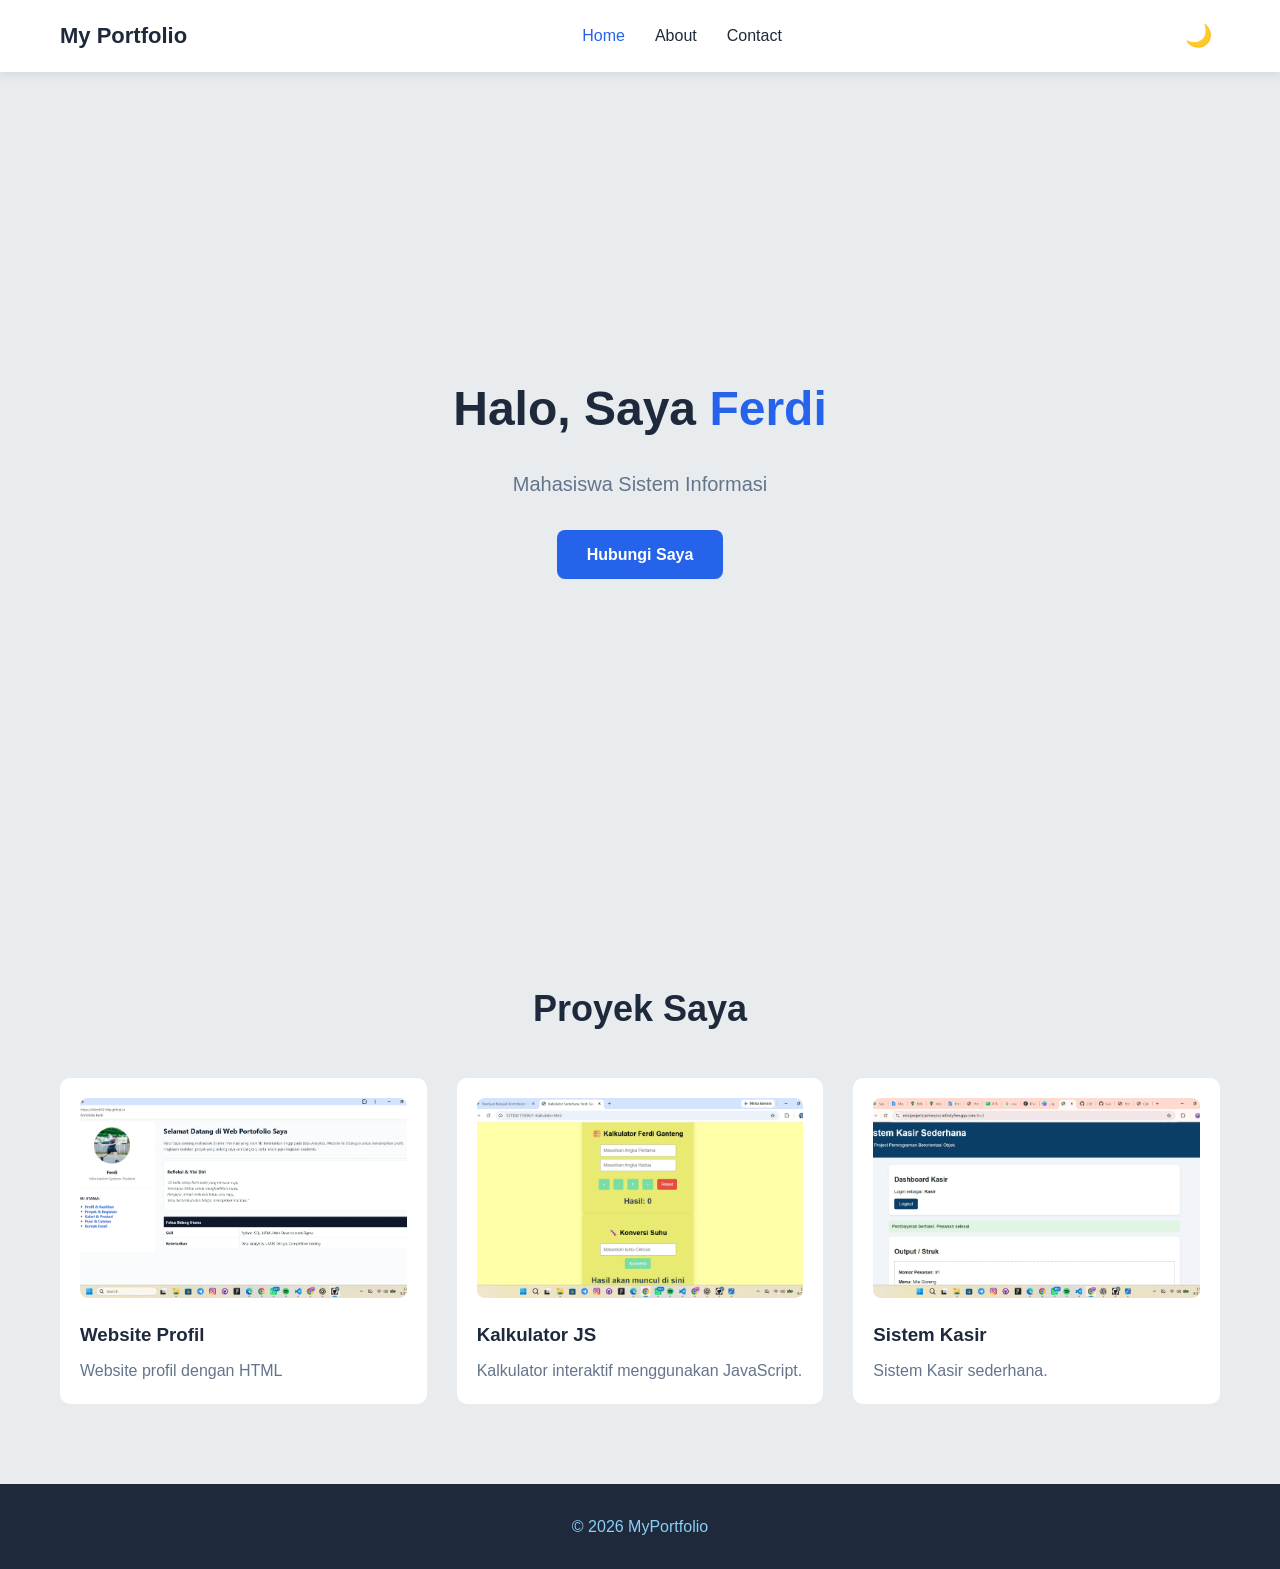
<file: portofolio/index.html>
<!DOCTYPE html>
<html lang="id">
<head>
    <meta charset="UTF-8">
    <meta name="viewport" content="width=device-width, initial-scale=1.0">
    <title>Portfolio Ferdi</title>
    <link rel="stylesheet" href="../css/style.css">
</head>
<body>

    <!-- Navigasi -->
    <nav>
        <div class="container">
            <div class="logo">My Portfolio</div>
            <ul class="nav-links">
                <li><a href="index.html" class="active">Home</a></li>
                <li><a href="about.html">About</a></li>
                <li><a href="contact.html">Contact</a></li>
            </ul>
            <button id="darkModeToggle" class="dark-mode-btn">🌙</button>
        </div>
    </nav>

    <!-- Hero Section -->
    <section class="hero">
        <div class="container">
            <div class="hero-content">
                <h1>Halo, Saya <span id="typing-text"></span></h1>
                <p>Mahasiswa Sistem Informasi</p>
                <a href="contact.html" class="btn">Hubungi Saya</a>
            </div>
        </div>
    </section>

    <!-- Proyek Saya -->
    <section class="projects">
        <div class="container">
            <h2>Proyek Saya</h2>
            <div class="project-grid" id="project-grid">
                <!-- Data proyek akan diisi otomatis oleh JavaScript -->
            </div>
        </div>
    </section>

    <!-- Footer -->
    <footer>
        <p>&copy; 2026 MyPortfolio</p>
    </footer>

    <script src="../js/main.js"></script>
</body>
</html>
</file>
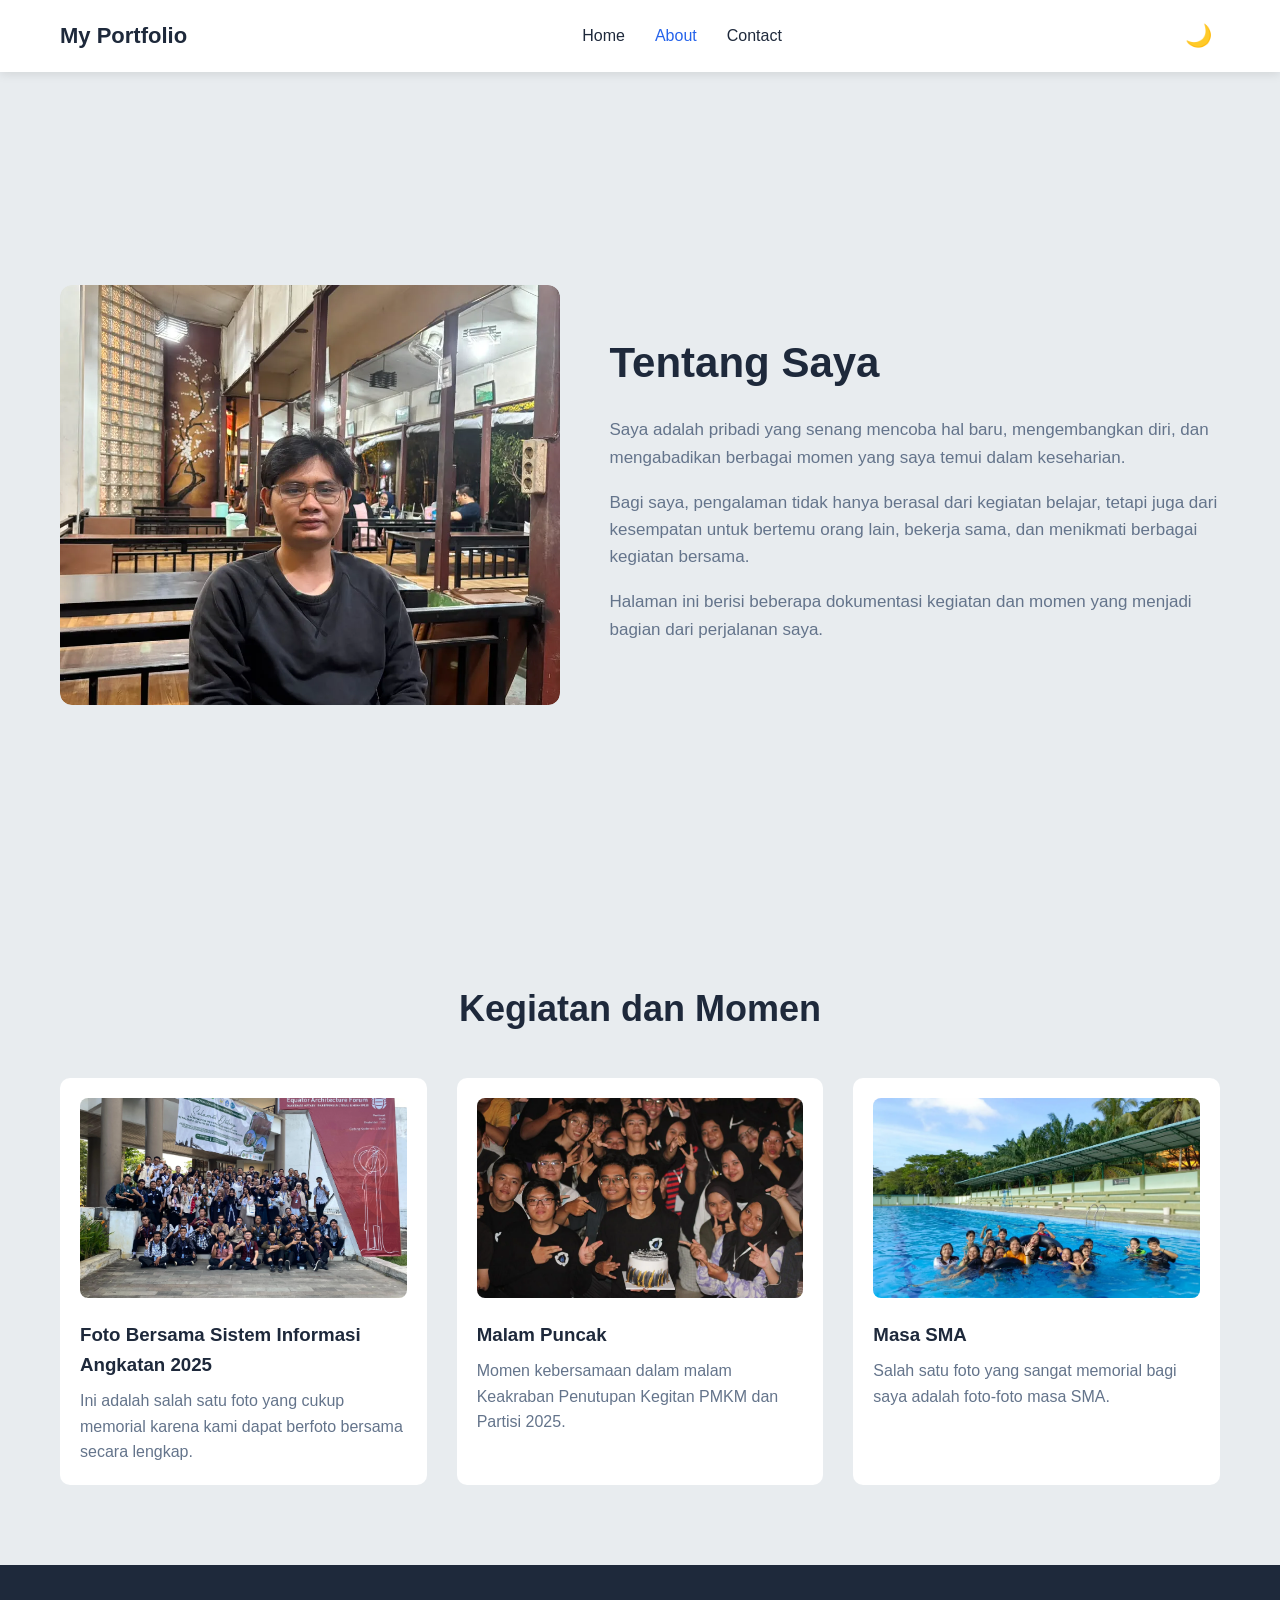
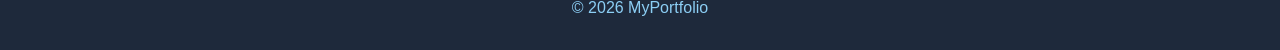
<file: portofolio/about.html>
<!DOCTYPE html>
<html lang="id">

<head>
    <meta charset="UTF-8">
    <meta name="viewport" content="width=device-width, initial-scale=1.0">
    <title>About - Portfolio Ferdi</title>
    <link rel="stylesheet" href="../css/style.css">
</head>

<body>

    <!-- Navigasi -->
    <nav>
        <div class="container">
            <div class="logo">My Portfolio</div>
            <ul class="nav-links">
                <li><a href="index.html">Home</a></li>
                <li><a href="about.html" class="active">About</a></li>
                <li><a href="contact.html">Contact</a></li>
            </ul>
            <button id="darkModeToggle" class="dark-mode-btn">🌙</button>
        </div>
    </nav>

    <main class="page-content">
        <!-- Tentang Saya -->
        <section class="about-section">
            <div class="container about-grid">
                <div class="about-image image-placeholder">
                    <img src="../images/fotoferdifoto.webp" alt="Foto Ferdi">
                </div>

                <div class="about-content">
                    <h1>Tentang Saya</h1>
                    <p>
                        Saya adalah pribadi yang senang mencoba hal baru, mengembangkan diri,
                        dan mengabadikan berbagai momen yang saya temui dalam keseharian.
                    </p>
                    <p>
                        Bagi saya, pengalaman tidak hanya berasal dari kegiatan belajar,
                        tetapi juga dari kesempatan untuk bertemu orang lain, bekerja sama,
                        dan menikmati berbagai kegiatan bersama.
                    </p>
                    <p>
                        Halaman ini berisi beberapa dokumentasi kegiatan dan momen yang
                        menjadi bagian dari perjalanan saya.
                    </p>
                </div>
            </div>
        </section>

        <!-- Kegiatan dan Momen -->
        <section class="projects">
            <div class="container">
                <h2>Kegiatan dan Momen</h2>
                <div class="project-grid">

                    <article class="project-card">
                        <img src="../images/ClaoudsiLengkap.webp" alt="Dokumentasi Bersama">
                        <h3>Foto Bersama Sistem Informasi Angkatan 2025</h3>
                        <p>
                            Ini adalah salah satu foto yang cukup memorial
                            karena kami dapat berfoto bersama secara lengkap.
                        </p>
                    </article>

                    <article class="project-card">
                        <img src="../images/malampuncak.webp" alt="Dokumentasi malam puncak">
                        <h3>Malam Puncak</h3>
                        <p>
                            Momen kebersamaan dalam malam Keakraban Penutupan Kegitan
                            PMKM dan Partisi 2025.
                        </p>
                    </article>

                    <article class="project-card">
                        <img src="../images/masasma.webp" alt="Masa SMA">
                        <h3>Masa SMA</h3>
                        <p>
                            Salah satu foto yang sangat memorial bagi saya adalah foto-foto masa SMA.
                        </p>
                    </article>

                </div>
            </div>
        </section>
    </main>

    <!-- Footer -->
    <footer>
        <p>&copy; 2026 MyPortfolio</p>
    </footer>

    <script src="../js/main.js"></script>
</body>

</html>
</file>
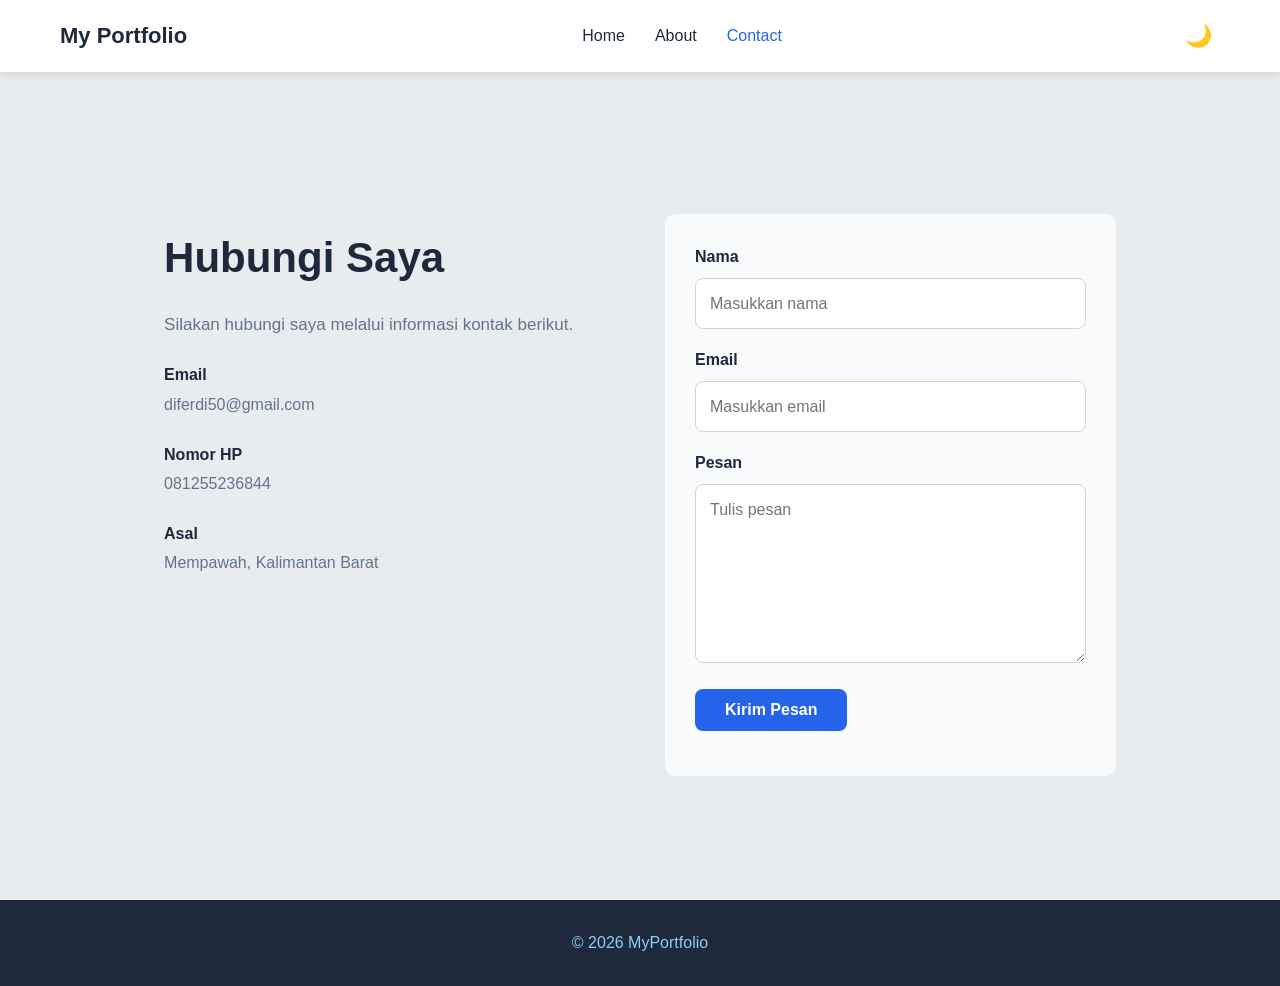
<file: portofolio/contact.html>
<!DOCTYPE html>
<html lang="id">
<head>
    <meta charset="UTF-8">
    <meta name="viewport" content="width=device-width, initial-scale=1.0">
    <title>Contact - Portfolio Ferdi</title>
    <link rel="stylesheet" href="../css/style.css">
</head>
<body>

    <!-- Navigasi -->
    <nav>
        <div class="container">
            <div class="logo">My Portfolio</div>
            <ul class="nav-links">
                <li><a href="index.html">Home</a></li>
                <li><a href="about.html">About</a></li>
                <li><a href="contact.html" class="active">Contact</a></li>
            </ul>
            <button id="darkModeToggle" class="dark-mode-btn">🌙</button>
        </div>
    </nav>

    <main class="page-content">
        <section class="contact-section">
            <div class="container contact-grid">
                <div class="contact-info">
                    <h1>Hubungi Saya</h1>
                    <p>Silakan hubungi saya melalui informasi kontak berikut.</p>
                    <div class="contact-item">
                        <strong>Email</strong>
                        <span>diferdi50@gmail.com</span>
                    </div>
                    <div class="contact-item">
                        <strong>Nomor HP</strong>
                        <span>081255236844</span>
                    </div>
                    <div class="contact-item">
                        <strong>Asal</strong>
                        <span>Mempawah, Kalimantan Barat</span>
                    </div>
                </div>

                <form class="contact-form" id="contact-form">
                    <label for="name">Nama</label>
                    <input type="text" id="name" name="name" placeholder="Masukkan nama" required>

                    <label for="email">Email</label>
                    <input type="email" id="email" name="email" placeholder="Masukkan email" required>

                    <label for="message">Pesan</label>
                    <textarea id="message" name="message" rows="6" placeholder="Tulis pesan" required></textarea>

                    <button type="submit" class="btn">Kirim Pesan</button>
                    <p id="form-message" class="form-message" aria-live="polite"></p>
                </form>
            </div>
        </section>
    </main>

    <!-- Footer -->
    <footer>
        <p>&copy; 2026 MyPortfolio</p>
    </footer>

    <script src="../js/main.js"></script>
</body>
</html>
</file>
<file: css/style.css>
/* Reset & Variables */
* {
    margin: 0;
    padding: 0;
    box-sizing: border-box;
}

:root {
    --primary: #2563eb;
    --dark: #1e293b;
    --light: #f8fafc;
    --gray: #64748b;

    --bg: #e8ecef;
    --card: #ffffff;
    --border: #cbd5e1;

    --button-text: #ffffff;
}

body {
    font-family: 'Segoe UI', sans-serif;
    background: var(--bg);
    color: var(--dark);
    line-height: 1.6;
}

.container {
    max-width: 1200px;
    margin: 0 auto;
    padding: 0 20px;
}

/* Navigation */
nav {
    background: var(--card);;
    box-shadow: 0 2px 10px rgba(0, 0, 0, 0.1);
    position: fixed;
    width: 100%;
    top: 0;
    z-index: 100;
}

nav .container {
    display: flex;
    justify-content: space-between;
    align-items: center;
    padding: 15px 20px;
}

.logo {
    font-size: 22px;
    font-weight: 700;
}

.nav-links {
    display: flex;
    list-style: none;
    gap: 30px;
}

.nav-links a {
    text-decoration: none;
    color: var(--dark);
    font-weight: 500;
    transition: color 0.3s;
}

.nav-links a:hover,
.nav-links a.active {
    color: var(--primary);
}

/* Hero Section */
.hero {
    padding: 150px 0 100px;
    background: linear-gradient(135deg, var(--hero-1) 0%, var(--hero-2) 100%);
    min-height: 100vh;
    display: flex;
    align-items: center;
}

.hero-content {
    width: 100%;
    text-align: center;
}

.hero-content h1 {
    font-size: 48px;
    margin-bottom: 20px;
}

.hero-content h1 span {
    color: var(--primary);
}

.hero-content p {
    color: var(--gray);
    margin-bottom: 30px;
    font-size: 20px;
}

.btn {
    display: inline-block;
    background: var(--primary);
    color: var(--button-text);
    padding: 12px 30px;
    border-radius: 8px;
    text-decoration: none;
    font-weight: 600;
    transition: transform 0.3s, box-shadow 0.3s;
    border: none;
    cursor: pointer;
    font-family: inherit;
    font-size: 16px;
}

.btn:hover {
    transform: translateY(-3px);
    box-shadow: 0 10px 20px rgba(37, 99, 235, 0.3);
}

/* Projects */
.projects {
    padding: 80px 0;
    background: var(--bg);
}

.projects h2 {
    text-align: center;
    font-size: 36px;
    margin-bottom: 40px;
}

.project-grid {
    display: grid;
    grid-template-columns: repeat(auto-fit, minmax(300px, 1fr));
    gap: 30px;
}

.project-card {
    background: var(--card);
    border-radius: 10px;
    padding: 20px;
    transition: transform 0.3s;
    cursor: pointer;
}

.project-card:hover {
    transform: translateY(-10px);
}

.project-card img {
    width: 100%;
    height: 200px;
    object-fit: cover;
    border-radius: 8px;
    background: #e2e8f0;
}

.project-card h3 {
    margin: 15px 0 8px;
}

.project-card p {
    color: var(--gray);
}

/* Shared page sections */
.page-content {
    padding-top: 90px;
}

.about-section,
.contact-section {
    min-height: calc(100vh - 90px);
    padding: 80px 0;
    background: var(--bg);
    display: flex;
    align-items: center;
}

.about-grid,
.contact-grid {
    display: grid;
    grid-template-columns: minmax(260px, 0.9fr) minmax(0, 1.1fr);
    gap: 50px;
    align-items: center;
}

.about-image img {
    width: 100%;
    max-height: 420px;
    object-fit: cover;
    border-radius: 12px;
    background: var(--image-bg);
}

.image-placeholder {
    min-height: 320px;
    display: flex;
    align-items: center;
    justify-content: center;
    border-radius: 12px;
    background: var(--image-bg);
    overflow: hidden;
}

.image-placeholder img {
    min-height: 320px;
}

.about-content h1,
.contact-info h1 {
    font-size: 42px;
    margin-bottom: 20px;
}

.about-content p,
.contact-info>p {
    color: var(--gray);
    margin-bottom: 18px;
    font-size: 17px;
}

.contact-grid {
    grid-template-columns: 1fr 1fr;
    align-items: start;
}

.contact-info {
    padding-top: 10px;
}

.contact-item {
    margin-top: 24px;
    display: flex;
    flex-direction: column;
    gap: 4px;
}

.contact-item span {
    color: var(--gray);
}

.contact-form {
    background: var(--light);
    border-radius: 10px;
    padding: 30px;
}

.contact-form label {
    display: block;
    margin-bottom: 8px;
    font-weight: 600;
}

.contact-form input,
.contact-form textarea {
    width: 100%;
    padding: 12px 14px;
    border: 1px solid #cbd5e1;
    border-radius: 8px;
    margin-bottom: 18px;
    font: inherit;
    color: var(--dark);
    background: white;
}

.contact-form input:focus,
.contact-form textarea:focus {
    outline: none;
    border-color: var(--primary);
}

.form-message {
    margin-top: 15px;
    color: var(--primary);
    font-weight: 500;
}

/* Footer */
footer {
    background: var(--dark);
    color: rgb(140, 206, 244);
    text-align: center;
    padding: 30px;
}

/* Responsive */
@media (max-width: 768px) {
    nav .container {
        gap: 15px;
    }

    .nav-links {
        gap: 16px;
    }

    .hero-content h1 {
        font-size: 38px;
    }

    .about-grid,
    .contact-grid {
        grid-template-columns: 1fr;
        gap: 30px;
    }

    .about-content h1,
    .contact-info h1 {
        font-size: 34px;
    }
}

@media (max-width: 480px) {
    nav .container {
        flex-direction: column;
    }

    .hero {
        padding-top: 180px;
    }

    .nav-links {
        flex-wrap: wrap;
        justify-content: center;
    }
}

/* Dark Mode Button */
.dark-mode-btn {
    border: none;
    background: transparent;
    font-size: 22px;
    cursor: pointer;
    padding: 8px;
}

/* Dark Mode */
/* Dark Mode */
body.dark-mode {
    --primary: #60a5fa;
    --dark: #f8fafc;
    --light: #0f172a;
    --gray: #cbd5e1;

    --bg: #0f172a;
    --card: #1e293b;
    --border: #475569;

    --button-text: #0f172a;
}
</file>
